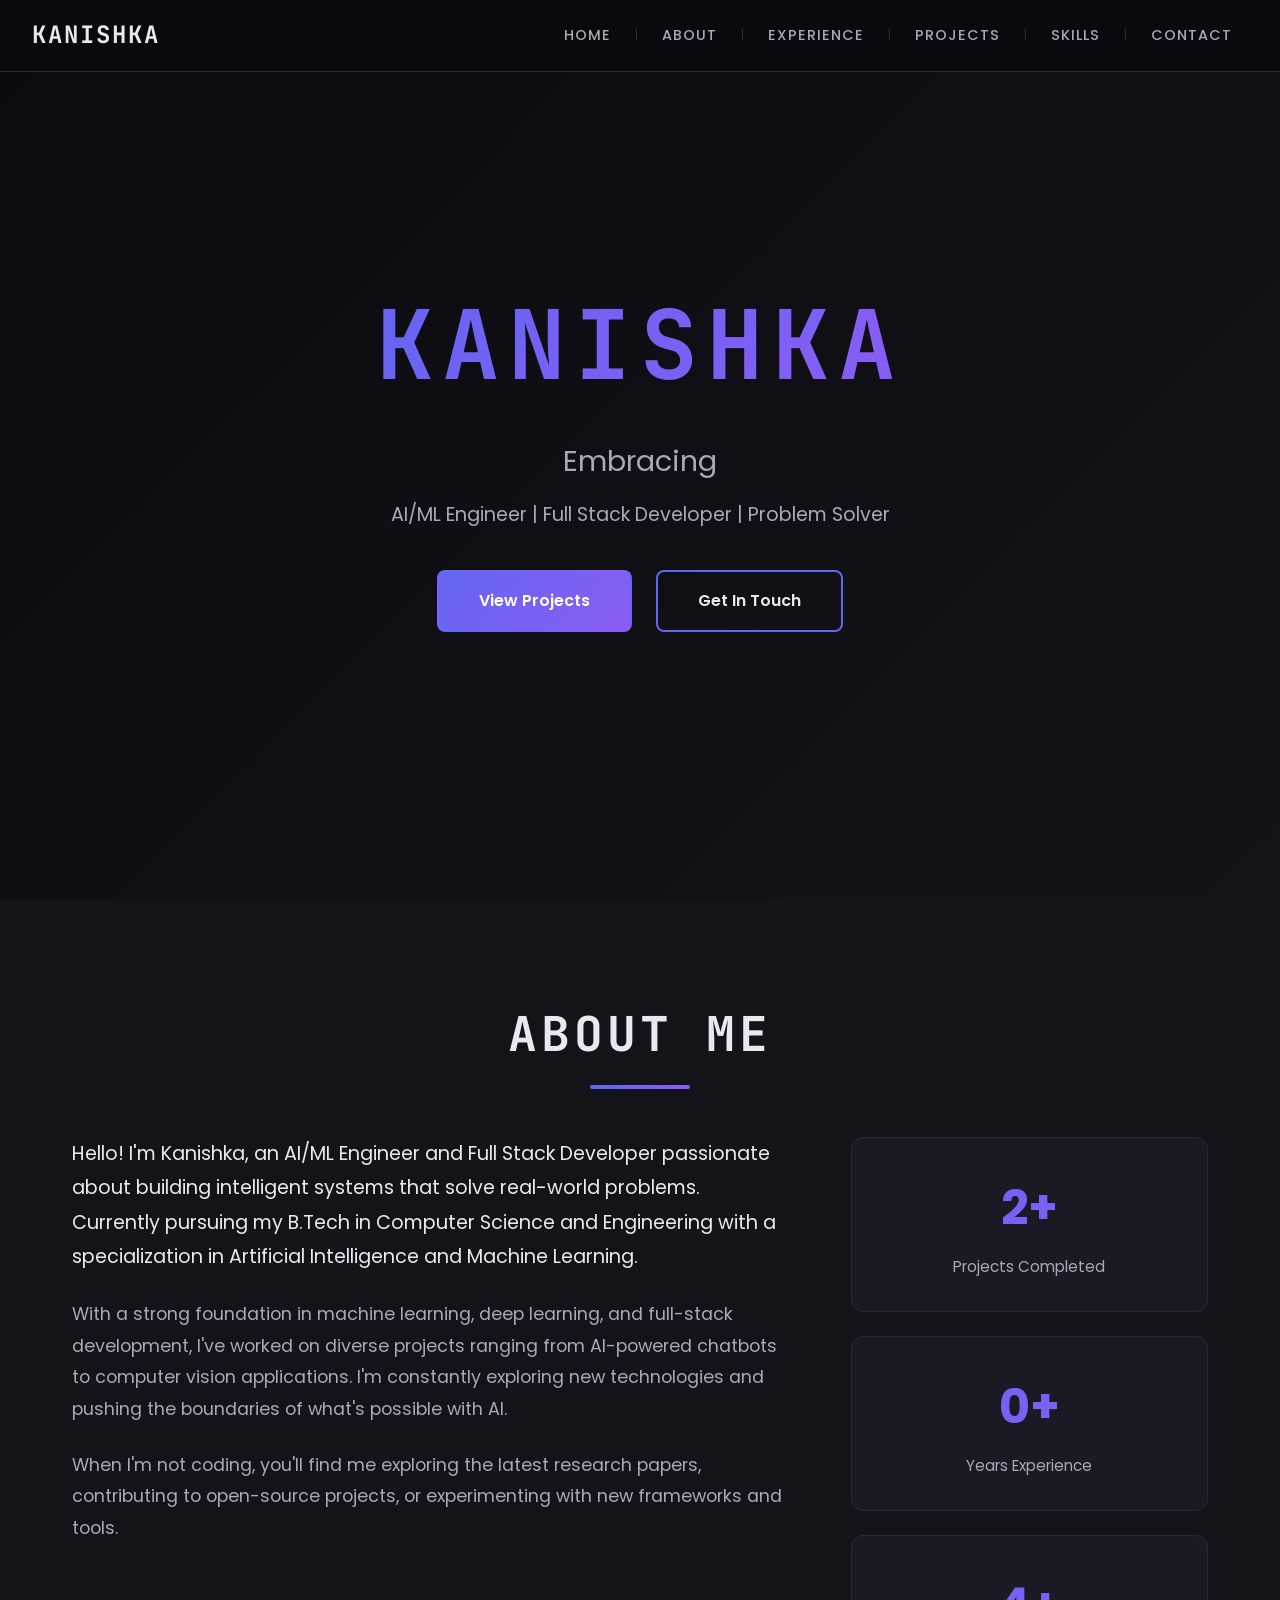
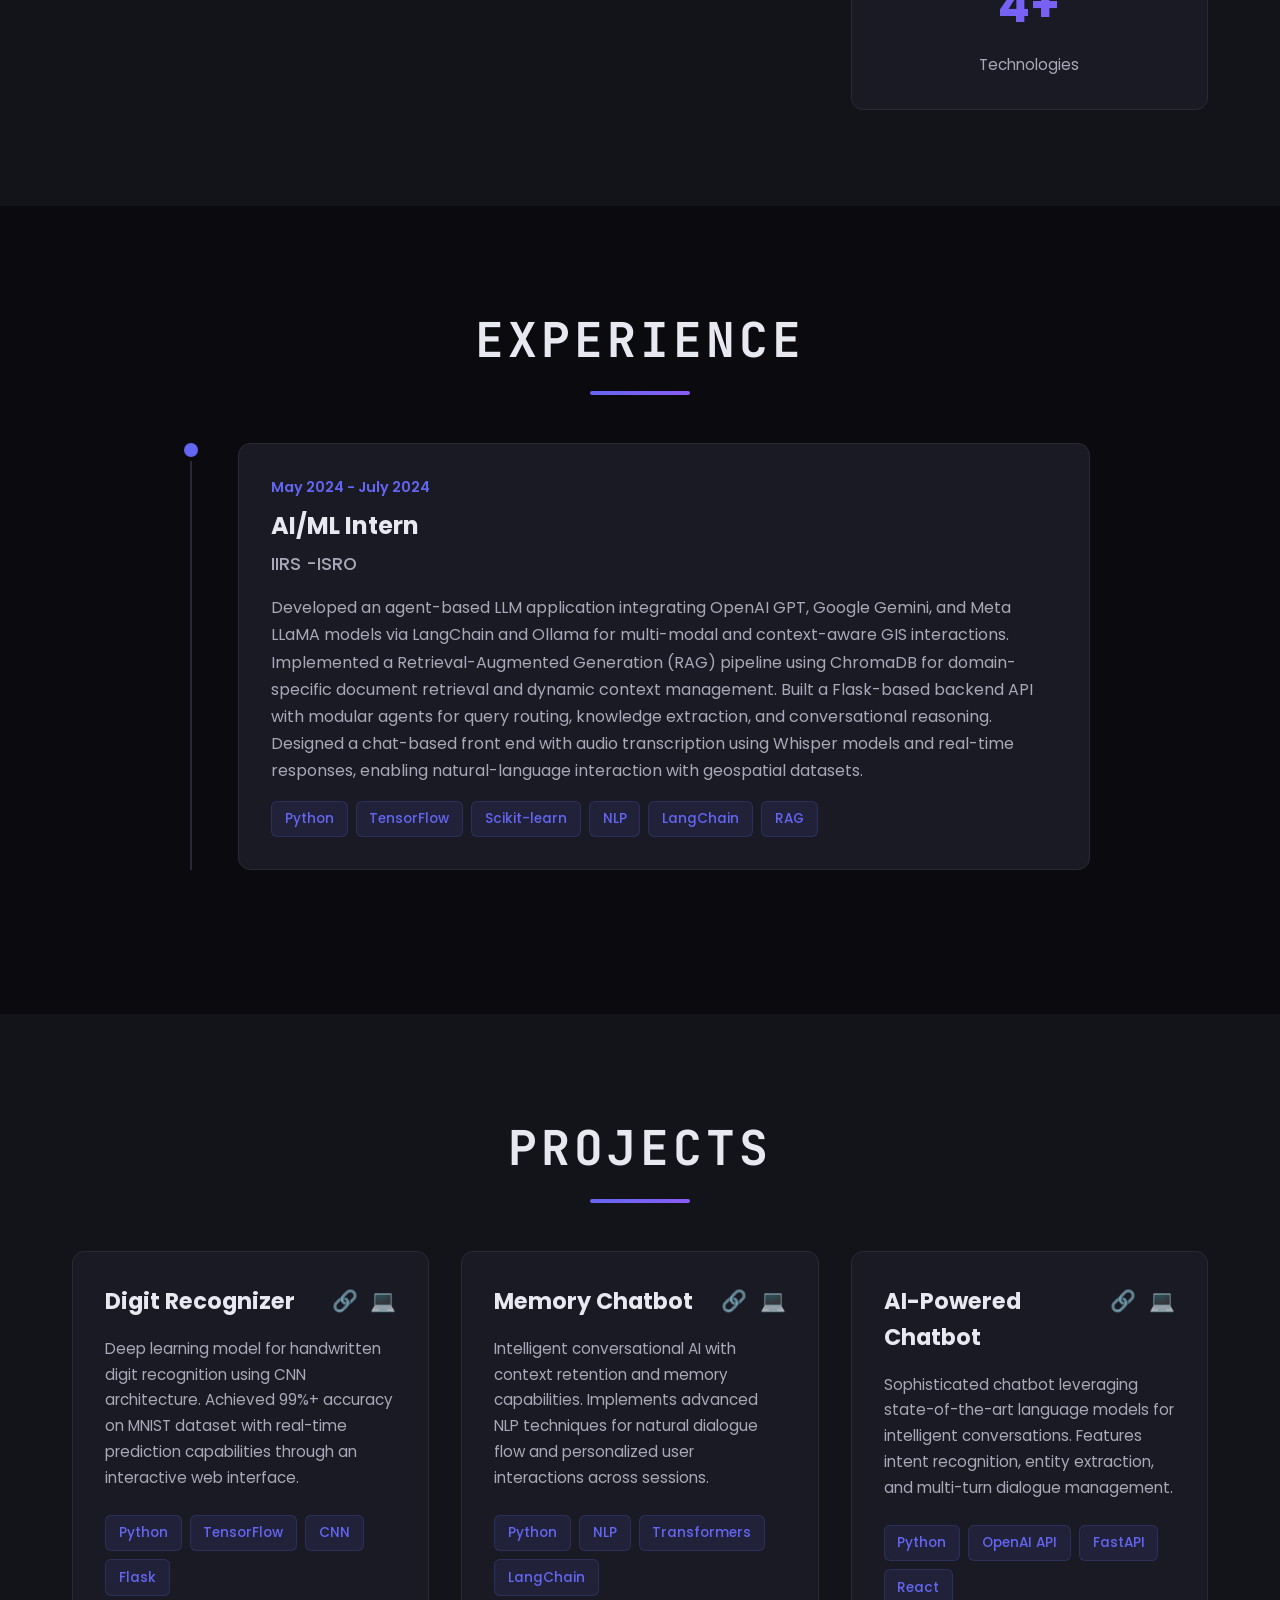
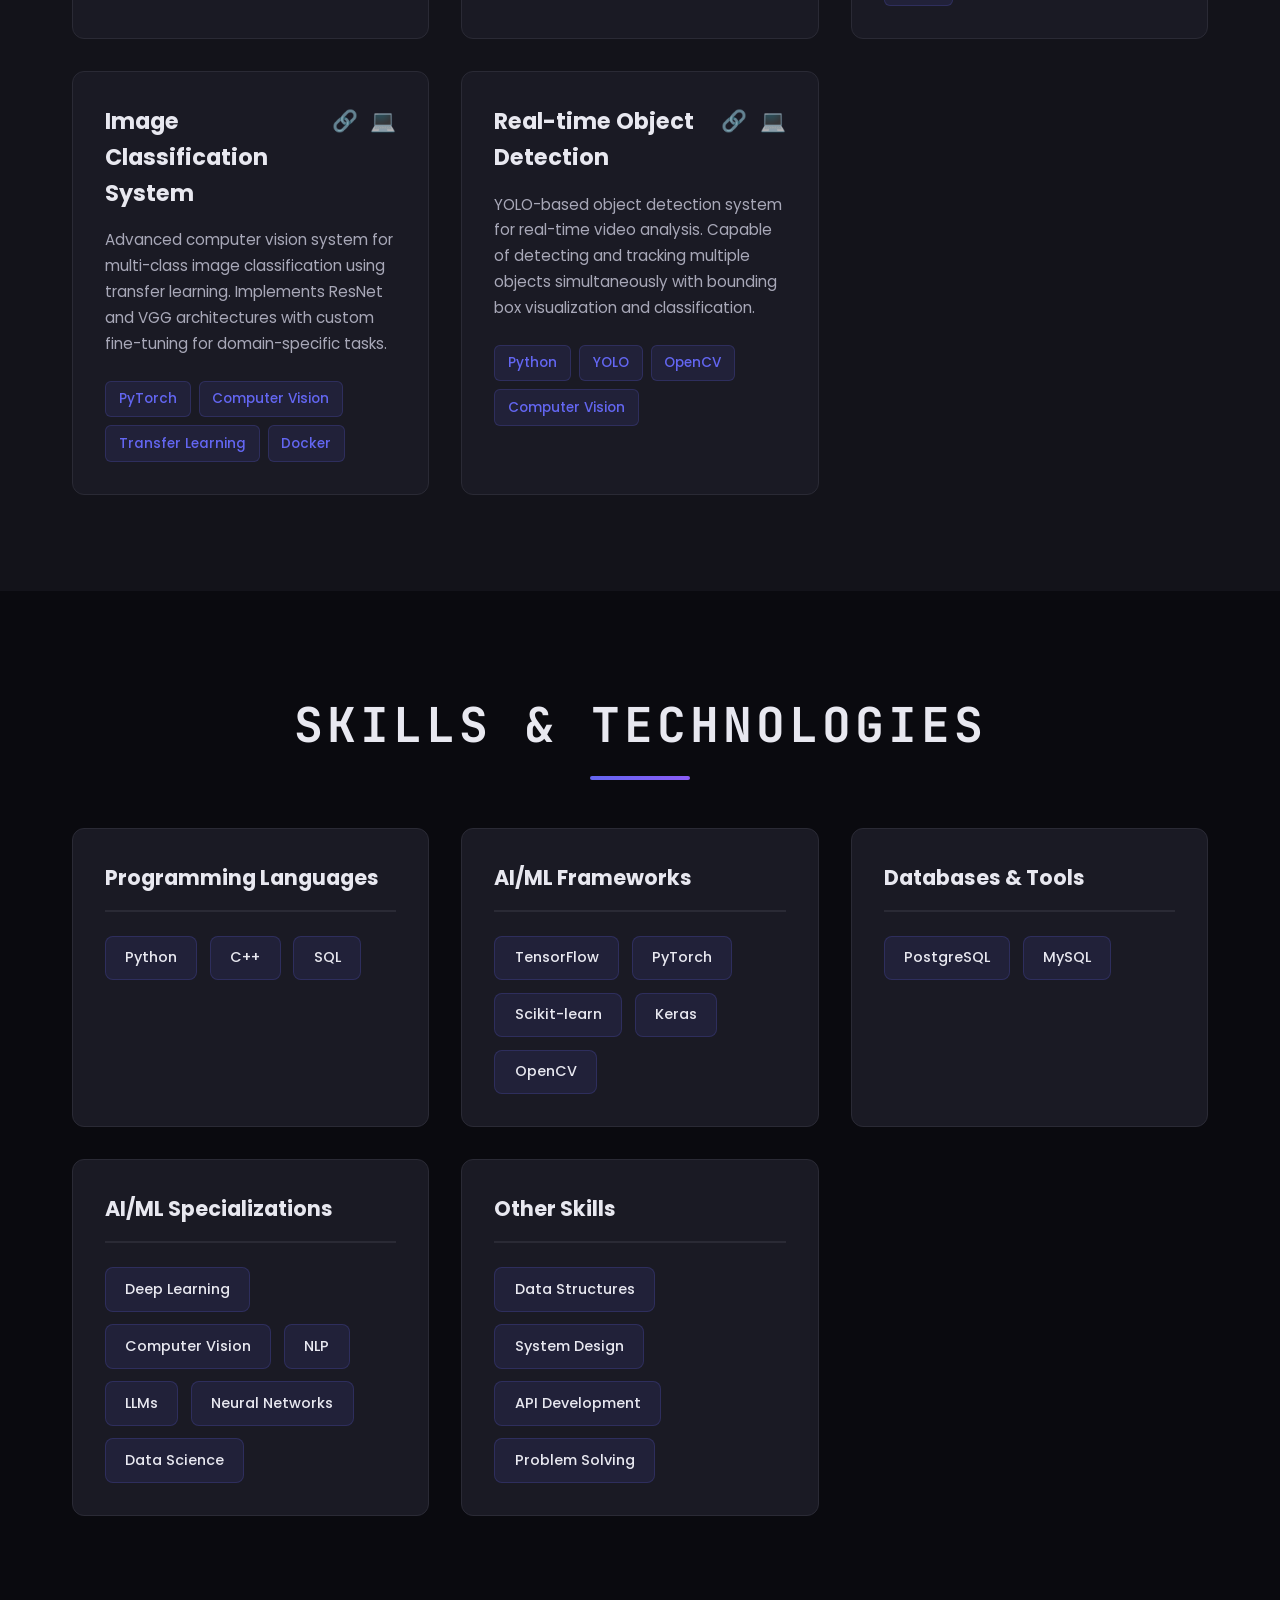
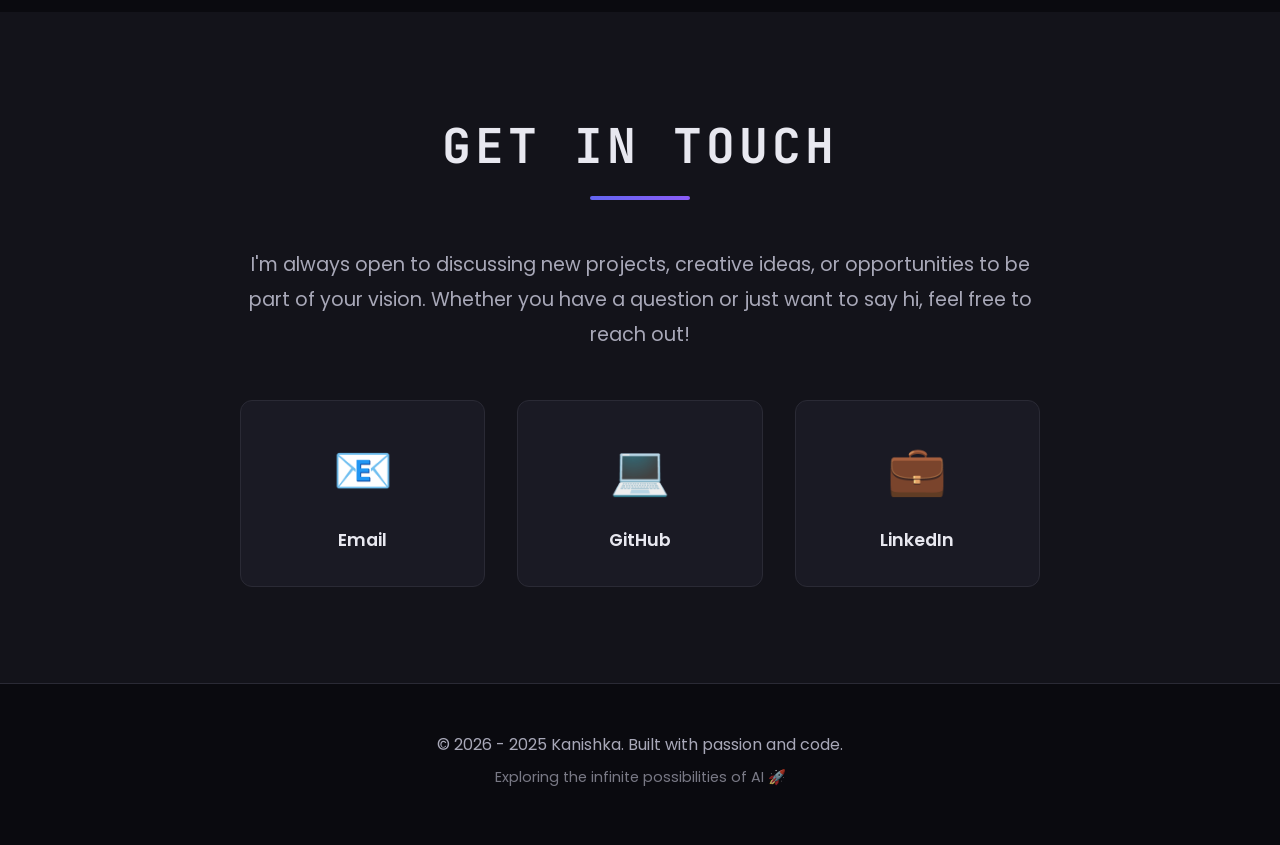
<file: index.html>
<!DOCTYPE html>
<html lang="en">
<head>
    <meta charset="UTF-8">
    <meta name="viewport" content="width=device-width, initial-scale=1.0">
    <meta name="description" content="Kanishka - AI/ML Engineer & Full Stack Developer Portfolio">
    <meta name="author" content="Kanishka">
    <title>Kanishka | AI/ML Engineer</title>
    <link rel="stylesheet" href="portfolio.css">
    <link rel="preconnect" href="https://fonts.googleapis.com">
    <link rel="preconnect" href="https://fonts.gstatic.com" crossorigin>
    <link href="https://fonts.googleapis.com/css2?family=Poppins:wght@300;400;500;600;700;800&family=JetBrains+Mono:wght@400;500;600;700&display=swap" rel="stylesheet">
</head>
<body>
    <!-- Navigation -->
    <nav class="navbar" id="navbar">
        <div class="nav-container">
            <div class="nav-logo">
                <a href="#home">KANISHKA</a>
            </div>
            <div class="nav-menu" id="navMenu">
                <a href="#home" class="nav-link">HOME</a>
                <span class="nav-separator">|</span>
                <a href="#about" class="nav-link">ABOUT</a>
                <span class="nav-separator">|</span>
                <a href="#experience" class="nav-link">EXPERIENCE</a>
                <span class="nav-separator">|</span>
                <a href="#projects" class="nav-link">PROJECTS</a>
                <span class="nav-separator">|</span>
                <a href="#skills" class="nav-link">SKILLS</a>
                <span class="nav-separator">|</span>
                <a href="#contact" class="nav-link">CONTACT</a>
            </div>
            <div class="nav-toggle" id="navToggle">
                <span></span>
                <span></span>
                <span></span>
            </div>
        </div>
    </nav>

    <!-- Hero Section -->
    <section id="home" class="hero">
        <div class="hero-content">
            <h1 class="hero-title">KANISHKA</h1>
            <p class="hero-subtitle">Embracing the cosmos of AI & Innovation 🌌</p>
            <p class="hero-description">AI/ML Engineer | Full Stack Developer | Problem Solver</p>
            <div class="hero-cta">
                <a href="#projects" class="btn btn-primary">View Projects</a>
                <a href="#contact" class="btn btn-secondary">Get In Touch</a>
            </div>
        </div>
    </section>

    <!-- About Section -->
    <section id="about" class="about">
        <div class="container">
            <h2 class="section-title">ABOUT ME</h2>
            <div class="about-content">
                <div class="about-text">
                    <p class="about-intro">
                        Hello! I'm Kanishka, an AI/ML Engineer and Full Stack Developer passionate about building intelligent systems 
                        that solve real-world problems. Currently pursuing my B.Tech in Computer Science and Engineering with a 
                        specialization in Artificial Intelligence and Machine Learning.
                    </p>
                    <p>
                        With a strong foundation in machine learning, deep learning, and full-stack development, I've worked on 
                        diverse projects ranging from AI-powered chatbots to computer vision applications. I'm constantly exploring 
                        new technologies and pushing the boundaries of what's possible with AI.
                    </p>
                    <p>
                        When I'm not coding, you'll find me exploring the latest research papers, contributing to open-source 
                        projects, or experimenting with new frameworks and tools.
                    </p>
                </div>
                <div class="about-stats">
                    <div class="stat-card">
                        <h3>6+</h3>
                        <p>Projects Completed</p>
                    </div>
                    <div class="stat-card">
                        <h3>0</h3>
                        <p>Years Experience</p>
                    </div>
                    <div class="stat-card">
                        <h3>10+</h3>
                        <p>Technologies</p>
                    </div>
                </div>
            </div>
        </div>
    </section>

    <!-- Experience Section -->
    <section id="experience" class="experience">
        <div class="container">
            <h2 class="section-title">EXPERIENCE</h2>
            <div class="timeline">
                <div class="timeline-item">
                    <div class="timeline-dot"></div>
                    <div class="timeline-content">
                        <div class="timeline-date">May 2024 - July 2024</div>
                        <h3>AI/ML Intern</h3>
                        <h4>IIRS -ISRO</h4>
                        <p>
                            Developed an agent-based LLM application integrating OpenAI GPT, Google Gemini, and Meta LLaMA models via LangChain and Ollama for multi-modal and context-aware GIS interactions.
                            Implemented a Retrieval-Augmented Generation (RAG) pipeline using ChromaDB for domain-specific document retrieval and dynamic context management. 
                            Built a Flask-based backend API with modular agents for query routing, knowledge extraction, and conversational reasoning.
                            Designed a chat-based front end with audio transcription using Whisper models and real-time responses, enabling natural-language interaction with geospatial datasets.
                        </p>
                        <div class="timeline-tags">
                            <span class="tag">Python</span>
                            <span class="tag">TensorFlow</span>
                            <span class="tag">Scikit-learn</span>
                            <span class="tag">NLP</span>
                            <span class="tag">LangChain</span>
                            <span class="tag">RAG</span>
                        </div>
                    </div>
                </div>
            </div>
        </div>
    </section>

    <!-- Projects Section -->
    <section id="projects" class="projects">
        <div class="container">
            <h2 class="section-title">PROJECTS</h2>
            <div class="projects-grid">
                <!-- Project 1: Digit Recognizer -->
                <div class="project-card">
                    <div class="project-header">
                        <h3>Digit Recognizer</h3>
                        <div class="project-links">
                            <a href="#" class="project-link" title="View Demo">🔗</a>
                            <a href="#" class="project-link" title="View Code">💻</a>
                        </div>
                    </div>
                    <p class="project-description">
                        Deep learning model for handwritten digit recognition using CNN architecture. Achieved 99%+ accuracy 
                        on MNIST dataset with real-time prediction capabilities through an interactive web interface.
                    </p>
                    <div class="project-tags">
                        <span class="tag">Python</span>
                        <span class="tag">TensorFlow</span>
                        <span class="tag">CNN</span>
                        <span class="tag">Flask</span>
                    </div>
                </div>

                <!-- Project 2: Memory Chatbot -->
                <div class="project-card">
                    <div class="project-header">
                        <h3>Memory Chatbot</h3>
                        <div class="project-links">
                            <a href="#" class="project-link" title="View Demo">🔗</a>
                            <a href="#" class="project-link" title="View Code">💻</a>
                        </div>
                    </div>
                    <p class="project-description">
                        Intelligent conversational AI with context retention and memory capabilities. Implements advanced NLP 
                        techniques for natural dialogue flow and personalized user interactions across sessions.
                    </p>
                    <div class="project-tags">
                        <span class="tag">Python</span>
                        <span class="tag">NLP</span>
                        <span class="tag">Transformers</span>
                        <span class="tag">LangChain</span>
                    </div>
                </div>

                <!-- Project 3: AI Chatbot -->
                <div class="project-card">
                    <div class="project-header">
                        <h3>AI-Powered Chatbot</h3>
                        <div class="project-links">
                            <a href="#" class="project-link" title="View Demo">🔗</a>
                            <a href="#" class="project-link" title="View Code">💻</a>
                        </div>
                    </div>
                    <p class="project-description">
                        Sophisticated chatbot leveraging state-of-the-art language models for intelligent conversations. 
                        Features intent recognition, entity extraction, and multi-turn dialogue management.
                    </p>
                    <div class="project-tags">
                        <span class="tag">Python</span>
                        <span class="tag">OpenAI API</span>
                        <span class="tag">FastAPI</span>
                        <span class="tag">React</span>
                    </div>
                </div>

                <!-- Project 4: Image Classification -->
                <div class="project-card">
                    <div class="project-header">
                        <h3>Image Classification System</h3>
                        <div class="project-links">
                            <a href="#" class="project-link" title="View Demo">🔗</a>
                            <a href="#" class="project-link" title="View Code">💻</a>
                        </div>
                    </div>
                    <p class="project-description">
                        Advanced computer vision system for multi-class image classification using transfer learning. 
                        Implements ResNet and VGG architectures with custom fine-tuning for domain-specific tasks.
                    </p>
                    <div class="project-tags">
                        <span class="tag">PyTorch</span>
                        <span class="tag">Computer Vision</span>
                        <span class="tag">Transfer Learning</span>
                        <span class="tag">Docker</span>
                    </div>
                </div>

                <!-- Project 5: Object Detection -->
                <div class="project-card">
                    <div class="project-header">
                        <h3>Real-time Object Detection</h3>
                        <div class="project-links">
                            <a href="#" class="project-link" title="View Demo">🔗</a>
                            <a href="#" class="project-link" title="View Code">💻</a>
                        </div>
                    </div>
                    <p class="project-description">
                        YOLO-based object detection system for real-time video analysis. Capable of detecting and tracking 
                        multiple objects simultaneously with bounding box visualization and classification.
                    </p>
                    <div class="project-tags">
                        <span class="tag">Python</span>
                        <span class="tag">YOLO</span>
                        <span class="tag">OpenCV</span>
                        <span class="tag">Computer Vision</span>
                    </div>
                </div>
            </div>
        </div>
    </section>

    <!-- Skills Section -->
    <section id="skills" class="skills">
        <div class="container">
            <h2 class="section-title">SKILLS & TECHNOLOGIES</h2>
            <div class="skills-grid">
                <div class="skill-category">
                    <h3>Programming Languages</h3>
                    <div class="skill-items">
                        <span class="skill-item">Python</span>
                        <span class="skill-item">C++</span>
                        <span class="skill-item">SQL</span>
                    </div>
                </div>
                <div class="skill-category">
                    <h3>AI/ML Frameworks</h3>
                    <div class="skill-items">
                        <span class="skill-item">TensorFlow</span>
                        <span class="skill-item">PyTorch</span>
                        <span class="skill-item">Scikit-learn</span>
                        <span class="skill-item">Keras</span>
                        <span class="skill-item">OpenCV</span>
                    </div>
                </div>
                <div class="skill-category">
                    <h3>Databases & Tools</h3>
                    <div class="skill-items">
                        <span class="skill-item">PostgreSQL</span>
                        <span class="skill-item">MySQL</span>
                    </div>
                </div>
                <div class="skill-category">
                    <h3>AI/ML Specializations</h3>
                    <div class="skill-items">
                        <span class="skill-item">Deep Learning</span>
                        <span class="skill-item">Computer Vision</span>
                        <span class="skill-item">NLP</span>
                        <span class="skill-item">LLMs</span>
                        <span class="skill-item">Neural Networks</span>
                        <span class="skill-item">Data Science</span>
                    </div>
                </div>
                <div class="skill-category">
                    <h3>Other Skills</h3>
                    <div class="skill-items">
                        <span class="skill-item">Data Structures</span>
                        <span class="skill-item">System Design</span>
                        <span class="skill-item">API Development</span>
                        <span class="skill-item">Problem Solving</span>
                    </div>
                </div>
            </div>
        </div>
    </section>

    <!-- Contact Section -->
    <section id="contact" class="contact">
        <div class="container">
            <h2 class="section-title">GET IN TOUCH</h2>
            <div class="contact-content">
                <div class="contact-text">
                    <p>
                        I'm always open to discussing new projects, creative ideas, or opportunities to be part of your vision. 
                        Whether you have a question or just want to say hi, feel free to reach out!
                    </p>
                </div>
                <div class="contact-methods">
                    <a href="mailto:kanishkajoshi1904@gmail.com" class="contact-method">
                        <span class="contact-icon">📧</span>
                        <span class="contact-label">Email</span>
                    </a>
                    <a href="https://github.com/Kanishka1906" target="_blank" class="contact-method">
                        <span class="contact-icon">💻</span>
                        <span class="contact-label">GitHub</span>
                    </a>
                    <a href="https://www.linkedin.com/in/kanishka-joshi-7a825a330/" target="_blank" class="contact-method">
                        <span class="contact-icon">💼</span>
                        <span class="contact-label">LinkedIn</span>
                    </a>
        
                </div>
            </div>
        </div>
    </section>

    <!-- Footer -->
    <footer class="footer">
        <div class="container">
            <p>&copy; 2024 - 2025 Kanishka. Built with passion and code.</p>
            <p class="footer-tagline">Exploring the infinite possibilities of AI 🚀</p>
        </div>
    </footer>

    <script src="script.js"></script>
</body>
</html>
</file>
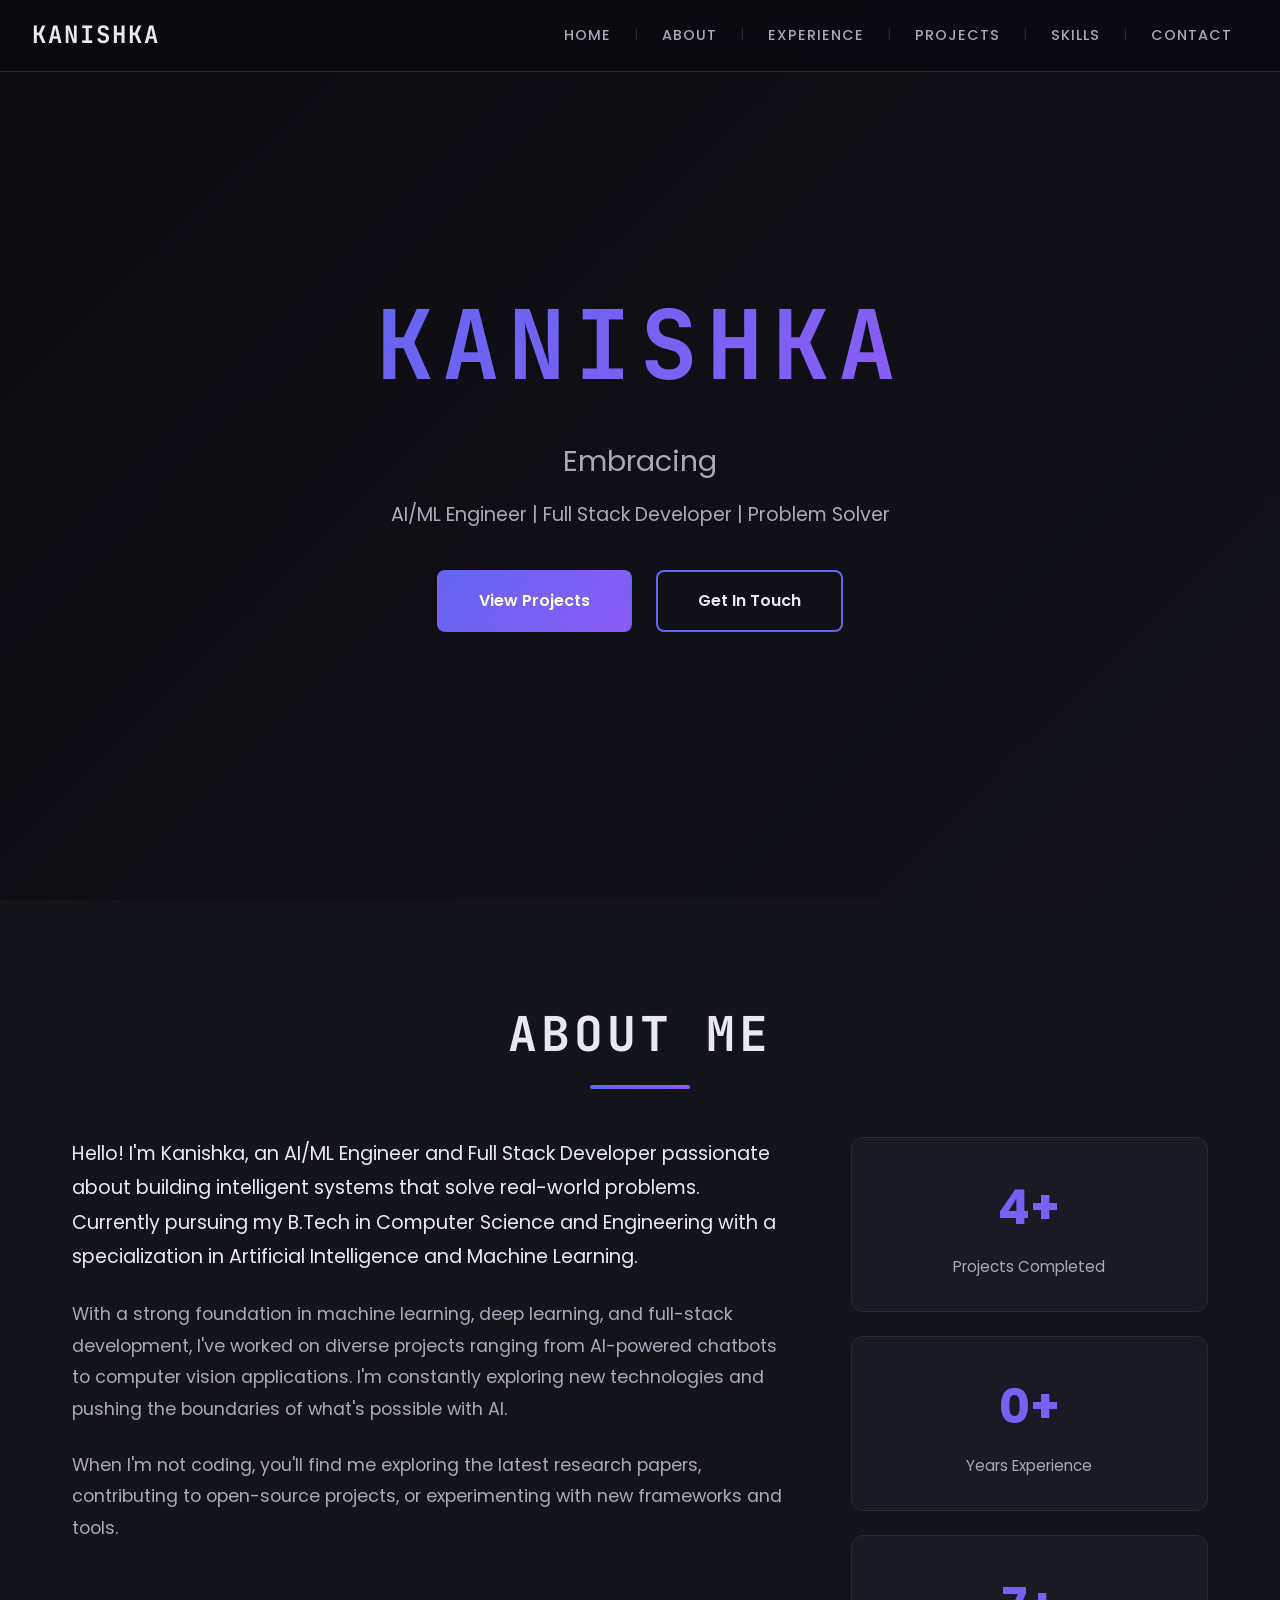
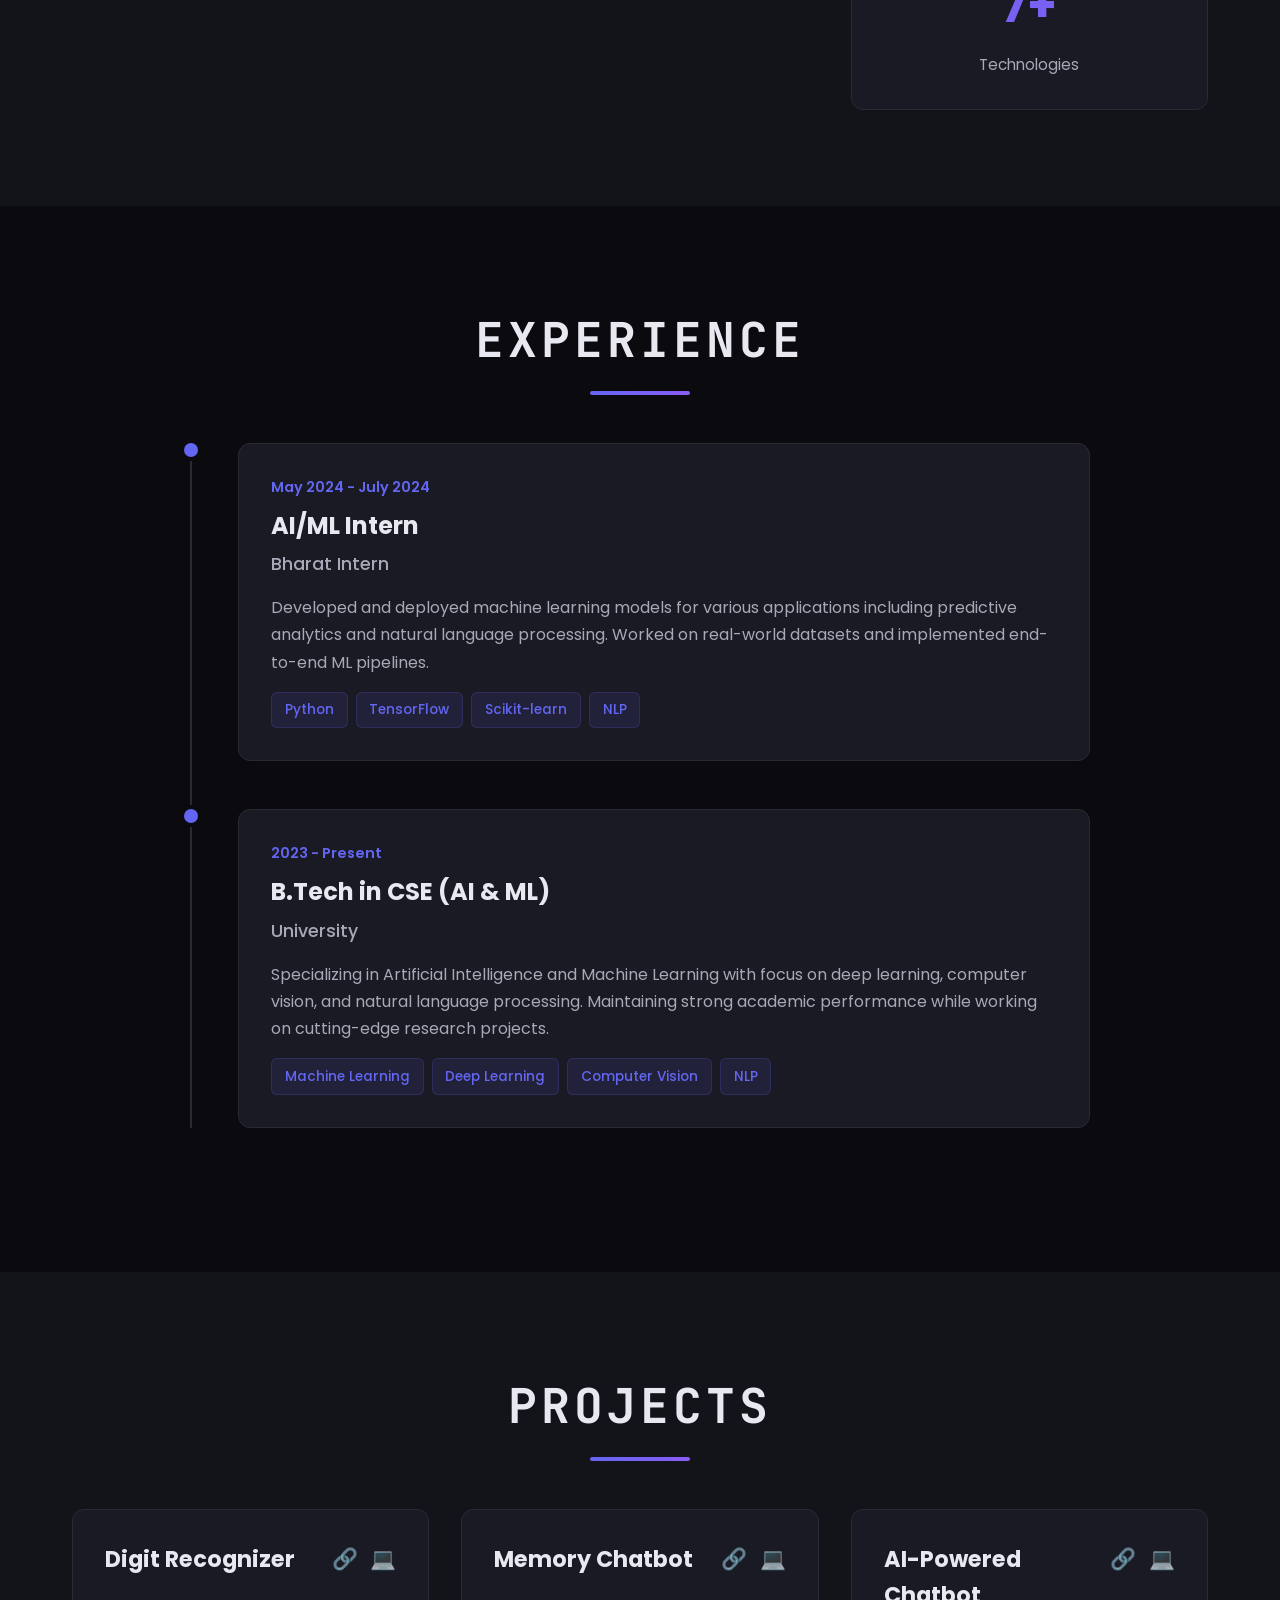
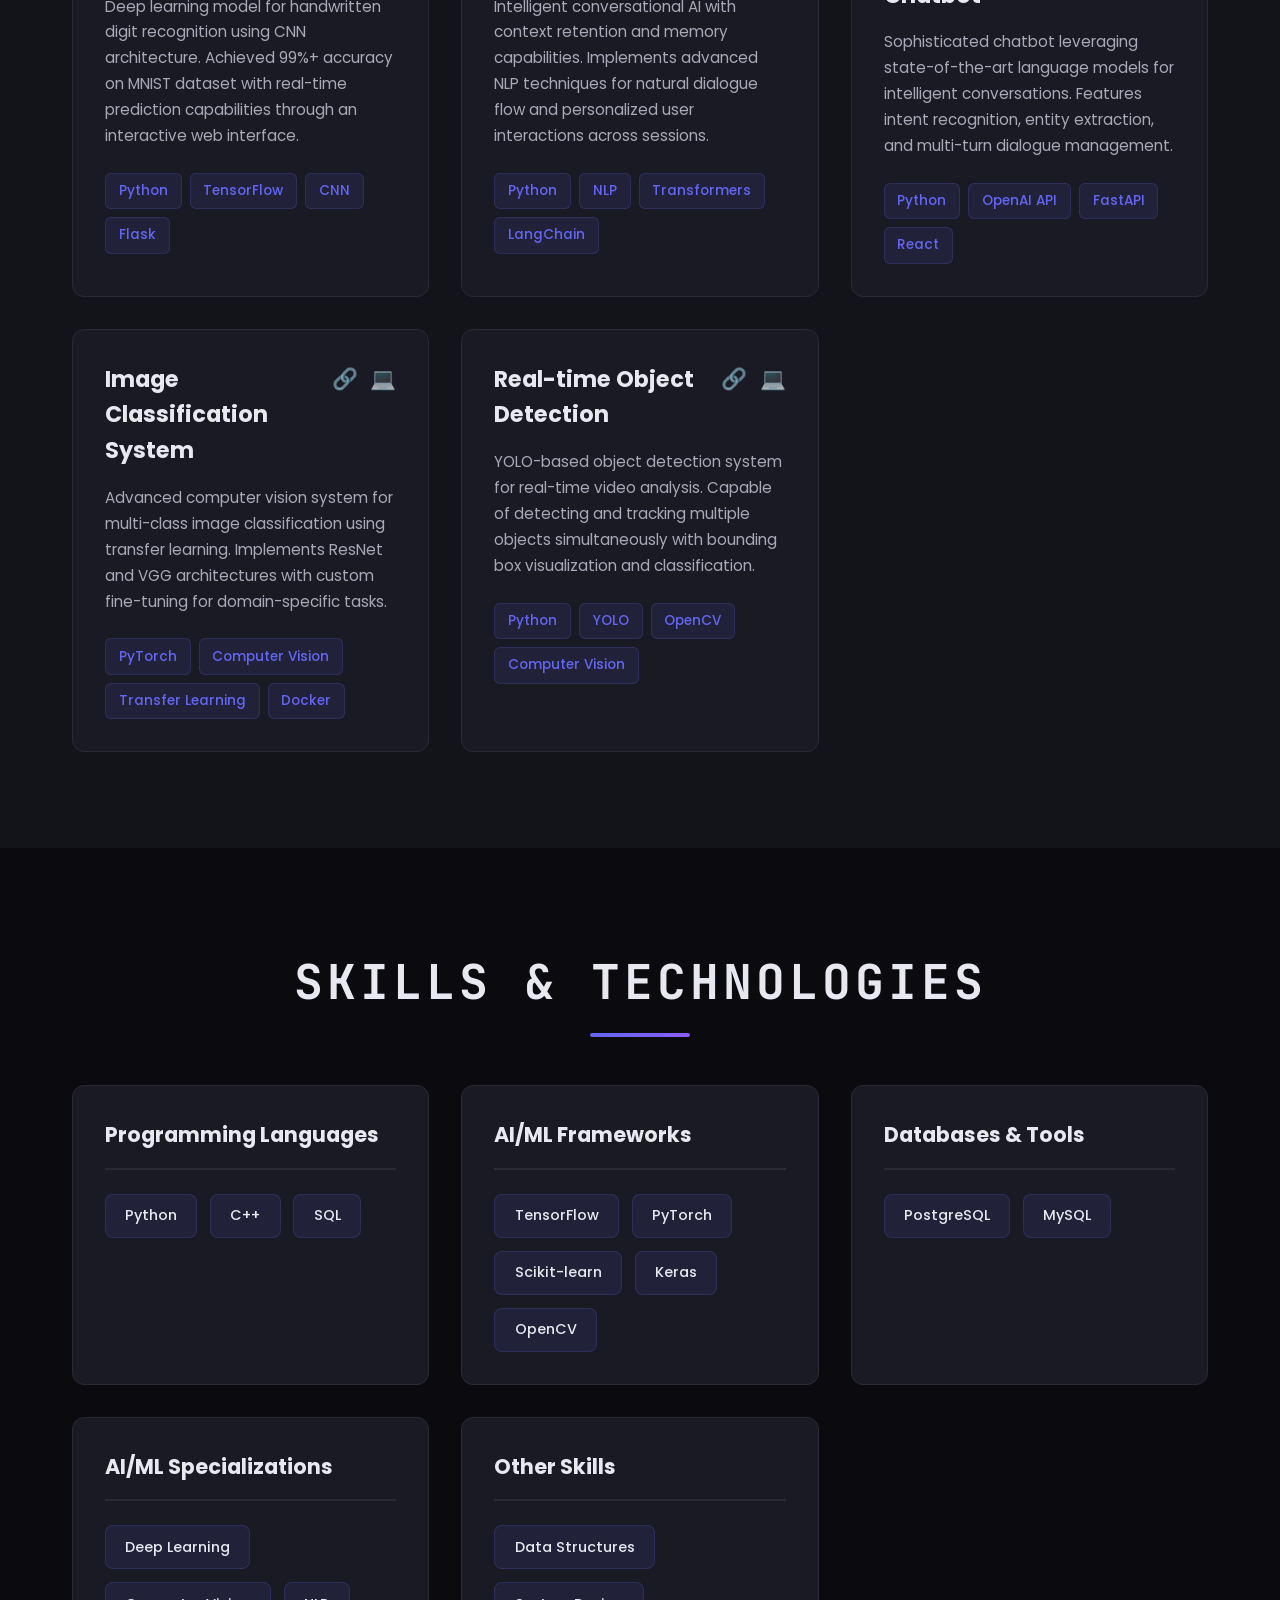
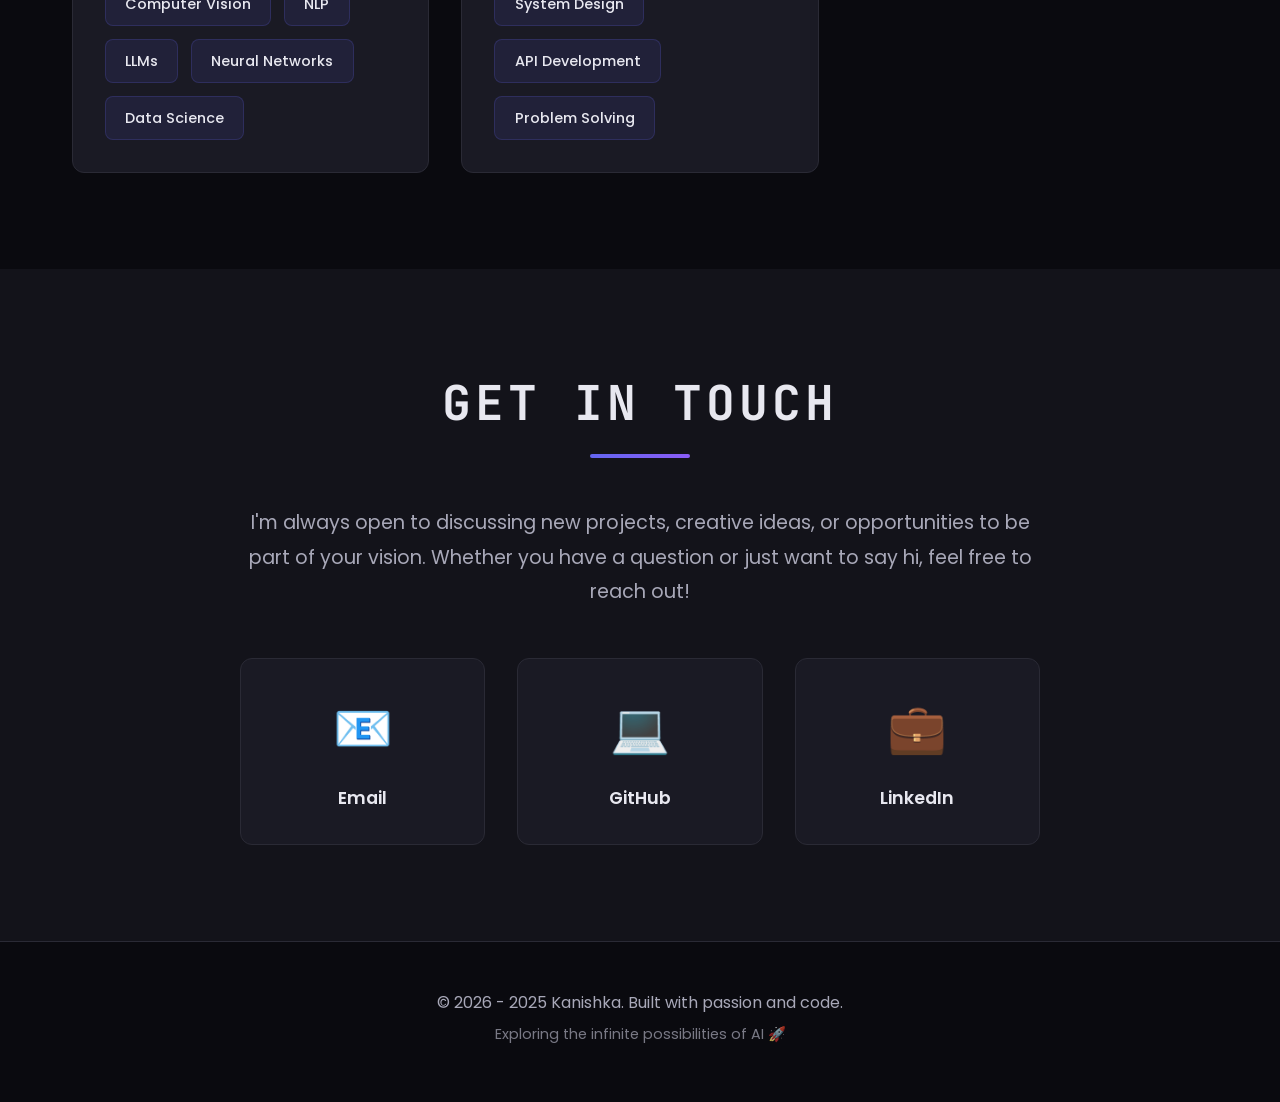
<file: Portfolio.html>
<!DOCTYPE html>
<html lang="en">
<head>
    <meta charset="UTF-8">
    <meta name="viewport" content="width=device-width, initial-scale=1.0">
    <meta name="description" content="Kanishka - AI/ML Engineer & Full Stack Developer Portfolio">
    <meta name="author" content="Kanishka">
    <title>Kanishka | AI/ML Engineer</title>
    <link rel="stylesheet" href="portfolio.css">
    <link rel="preconnect" href="https://fonts.googleapis.com">
    <link rel="preconnect" href="https://fonts.gstatic.com" crossorigin>
    <link href="https://fonts.googleapis.com/css2?family=Poppins:wght@300;400;500;600;700;800&family=JetBrains+Mono:wght@400;500;600;700&display=swap" rel="stylesheet">
</head>
<body>
    <!-- Navigation -->
    <nav class="navbar" id="navbar">
        <div class="nav-container">
            <div class="nav-logo">
                <a href="#home">KANISHKA</a>
            </div>
            <div class="nav-menu" id="navMenu">
                <a href="#home" class="nav-link">HOME</a>
                <span class="nav-separator">|</span>
                <a href="#about" class="nav-link">ABOUT</a>
                <span class="nav-separator">|</span>
                <a href="#experience" class="nav-link">EXPERIENCE</a>
                <span class="nav-separator">|</span>
                <a href="#projects" class="nav-link">PROJECTS</a>
                <span class="nav-separator">|</span>
                <a href="#skills" class="nav-link">SKILLS</a>
                <span class="nav-separator">|</span>
                <a href="#contact" class="nav-link">CONTACT</a>
            </div>
            <div class="nav-toggle" id="navToggle">
                <span></span>
                <span></span>
                <span></span>
            </div>
        </div>
    </nav>

    <!-- Hero Section -->
    <section id="home" class="hero">
        <div class="hero-content">
            <h1 class="hero-title">KANISHKA</h1>
            <p class="hero-subtitle">Embracing the cosmos of AI & Innovation 🌌</p>
            <p class="hero-description">AI/ML Engineer | Full Stack Developer | Problem Solver</p>
            <div class="hero-cta">
                <a href="#projects" class="btn btn-primary">View Projects</a>
                <a href="#contact" class="btn btn-secondary">Get In Touch</a>
            </div>
        </div>
    </section>

    <!-- About Section -->
    <section id="about" class="about">
        <div class="container">
            <h2 class="section-title">ABOUT ME</h2>
            <div class="about-content">
                <div class="about-text">
                    <p class="about-intro">
                        Hello! I'm Kanishka, an AI/ML Engineer and Full Stack Developer passionate about building intelligent systems 
                        that solve real-world problems. Currently pursuing my B.Tech in Computer Science and Engineering with a 
                        specialization in Artificial Intelligence and Machine Learning.
                    </p>
                    <p>
                        With a strong foundation in machine learning, deep learning, and full-stack development, I've worked on 
                        diverse projects ranging from AI-powered chatbots to computer vision applications. I'm constantly exploring 
                        new technologies and pushing the boundaries of what's possible with AI.
                    </p>
                    <p>
                        When I'm not coding, you'll find me exploring the latest research papers, contributing to open-source 
                        projects, or experimenting with new frameworks and tools.
                    </p>
                </div>
                <div class="about-stats">
                    <div class="stat-card">
                        <h3>10+</h3>
                        <p>Projects Completed</p>
                    </div>
                    <div class="stat-card">
                        <h3>2+</h3>
                        <p>Years Experience</p>
                    </div>
                    <div class="stat-card">
                        <h3>15+</h3>
                        <p>Technologies</p>
                    </div>
                </div>
            </div>
        </div>
    </section>

    <!-- Experience Section -->
    <section id="experience" class="experience">
        <div class="container">
            <h2 class="section-title">EXPERIENCE</h2>
            <div class="timeline">
                <div class="timeline-item">
                    <div class="timeline-dot"></div>
                    <div class="timeline-content">
                        <div class="timeline-date">May 2024 - July 2024</div>
                        <h3>AI/ML Intern</h3>
                        <h4>Bharat Intern</h4>
                        <p>
                            Developed and deployed machine learning models for various applications including predictive analytics 
                            and natural language processing. Worked on real-world datasets and implemented end-to-end ML pipelines.
                        </p>
                        <div class="timeline-tags">
                            <span class="tag">Python</span>
                            <span class="tag">TensorFlow</span>
                            <span class="tag">Scikit-learn</span>
                            <span class="tag">NLP</span>
                        </div>
                    </div>
                </div>
                <div class="timeline-item">
                    <div class="timeline-dot"></div>
                    <div class="timeline-content">
                        <div class="timeline-date">2023 - Present</div>
                        <h3>B.Tech in CSE (AI & ML)</h3>
                        <h4>University</h4>
                        <p>
                            Specializing in Artificial Intelligence and Machine Learning with focus on deep learning, 
                            computer vision, and natural language processing. Maintaining strong academic performance while 
                            working on cutting-edge research projects.
                        </p>
                        <div class="timeline-tags">
                            <span class="tag">Machine Learning</span>
                            <span class="tag">Deep Learning</span>
                            <span class="tag">Computer Vision</span>
                            <span class="tag">NLP</span>
                        </div>
                    </div>
                </div>
            </div>
        </div>
    </section>

    <!-- Projects Section -->
    <section id="projects" class="projects">
        <div class="container">
            <h2 class="section-title">PROJECTS</h2>
            <div class="projects-grid">
                <!-- Project 1: Digit Recognizer -->
                <div class="project-card">
                    <div class="project-header">
                        <h3>Digit Recognizer</h3>
                        <div class="project-links">
                            <a href="#" class="project-link" title="View Demo">🔗</a>
                            <a href="#" class="project-link" title="View Code">💻</a>
                        </div>
                    </div>
                    <p class="project-description">
                        Deep learning model for handwritten digit recognition using CNN architecture. Achieved 99%+ accuracy 
                        on MNIST dataset with real-time prediction capabilities through an interactive web interface.
                    </p>
                    <div class="project-tags">
                        <span class="tag">Python</span>
                        <span class="tag">TensorFlow</span>
                        <span class="tag">CNN</span>
                        <span class="tag">Flask</span>
                    </div>
                </div>

                <!-- Project 2: Memory Chatbot -->
                <div class="project-card">
                    <div class="project-header">
                        <h3>Memory Chatbot</h3>
                        <div class="project-links">
                            <a href="#" class="project-link" title="View Demo">🔗</a>
                            <a href="#" class="project-link" title="View Code">💻</a>
                        </div>
                    </div>
                    <p class="project-description">
                        Intelligent conversational AI with context retention and memory capabilities. Implements advanced NLP 
                        techniques for natural dialogue flow and personalized user interactions across sessions.
                    </p>
                    <div class="project-tags">
                        <span class="tag">Python</span>
                        <span class="tag">NLP</span>
                        <span class="tag">Transformers</span>
                        <span class="tag">LangChain</span>
                    </div>
                </div>

                <!-- Project 3: AI Chatbot -->
                <div class="project-card">
                    <div class="project-header">
                        <h3>AI-Powered Chatbot</h3>
                        <div class="project-links">
                            <a href="#" class="project-link" title="View Demo">🔗</a>
                            <a href="#" class="project-link" title="View Code">💻</a>
                        </div>
                    </div>
                    <p class="project-description">
                        Sophisticated chatbot leveraging state-of-the-art language models for intelligent conversations. 
                        Features intent recognition, entity extraction, and multi-turn dialogue management.
                    </p>
                    <div class="project-tags">
                        <span class="tag">Python</span>
                        <span class="tag">OpenAI API</span>
                        <span class="tag">FastAPI</span>
                        <span class="tag">React</span>
                    </div>
                </div>

                <!-- Project 4: Image Classification -->
                <div class="project-card">
                    <div class="project-header">
                        <h3>Image Classification System</h3>
                        <div class="project-links">
                            <a href="#" class="project-link" title="View Demo">🔗</a>
                            <a href="#" class="project-link" title="View Code">💻</a>
                        </div>
                    </div>
                    <p class="project-description">
                        Advanced computer vision system for multi-class image classification using transfer learning. 
                        Implements ResNet and VGG architectures with custom fine-tuning for domain-specific tasks.
                    </p>
                    <div class="project-tags">
                        <span class="tag">PyTorch</span>
                        <span class="tag">Computer Vision</span>
                        <span class="tag">Transfer Learning</span>
                        <span class="tag">Docker</span>
                    </div>
                </div>

                <!-- Project 5: Object Detection -->
                <div class="project-card">
                    <div class="project-header">
                        <h3>Real-time Object Detection</h3>
                        <div class="project-links">
                            <a href="#" class="project-link" title="View Demo">🔗</a>
                            <a href="#" class="project-link" title="View Code">💻</a>
                        </div>
                    </div>
                    <p class="project-description">
                        YOLO-based object detection system for real-time video analysis. Capable of detecting and tracking 
                        multiple objects simultaneously with bounding box visualization and classification.
                    </p>
                    <div class="project-tags">
                        <span class="tag">Python</span>
                        <span class="tag">YOLO</span>
                        <span class="tag">OpenCV</span>
                        <span class="tag">Computer Vision</span>
                    </div>
                </div>
            </div>
        </div>
    </section>

    <!-- Skills Section -->
    <section id="skills" class="skills">
        <div class="container">
            <h2 class="section-title">SKILLS & TECHNOLOGIES</h2>
            <div class="skills-grid">
                <div class="skill-category">
                    <h3>Programming Languages</h3>
                    <div class="skill-items">
                        <span class="skill-item">Python</span>
                        <span class="skill-item">C++</span>
                        <span class="skill-item">SQL</span>
                    </div>
                </div>
                <div class="skill-category">
                    <h3>AI/ML Frameworks</h3>
                    <div class="skill-items">
                        <span class="skill-item">TensorFlow</span>
                        <span class="skill-item">PyTorch</span>
                        <span class="skill-item">Scikit-learn</span>
                        <span class="skill-item">Keras</span>
                        <span class="skill-item">OpenCV</span>
                    </div>
                </div>
                <div class="skill-category">
                    <h3>Databases & Tools</h3>
                    <div class="skill-items">
                        <span class="skill-item">PostgreSQL</span>
                        <span class="skill-item">MySQL</span>
                    </div>
                </div>
                <div class="skill-category">
                    <h3>AI/ML Specializations</h3>
                    <div class="skill-items">
                        <span class="skill-item">Deep Learning</span>
                        <span class="skill-item">Computer Vision</span>
                        <span class="skill-item">NLP</span>
                        <span class="skill-item">LLMs</span>
                        <span class="skill-item">Neural Networks</span>
                        <span class="skill-item">Data Science</span>
                    </div>
                </div>
                <div class="skill-category">
                    <h3>Other Skills</h3>
                    <div class="skill-items">
                        <span class="skill-item">Data Structures</span>
                        <span class="skill-item">System Design</span>
                        <span class="skill-item">API Development</span>
                        <span class="skill-item">Problem Solving</span>
                    </div>
                </div>
            </div>
        </div>
    </section>

    <!-- Contact Section -->
    <section id="contact" class="contact">
        <div class="container">
            <h2 class="section-title">GET IN TOUCH</h2>
            <div class="contact-content">
                <div class="contact-text">
                    <p>
                        I'm always open to discussing new projects, creative ideas, or opportunities to be part of your vision. 
                        Whether you have a question or just want to say hi, feel free to reach out!
                    </p>
                </div>
                <div class="contact-methods">
                    <a href="mailto:kanishkajoshi1904@gmail.com" class="contact-method">
                        <span class="contact-icon">📧</span>
                        <span class="contact-label">Email</span>
                    </a>
                    <a href="https://github.com/Kanishka1906" target="_blank" class="contact-method">
                        <span class="contact-icon">💻</span>
                        <span class="contact-label">GitHub</span>
                    </a>
                    <a href="https://www.linkedin.com/in/kanishka-joshi-7a825a330/" target="_blank" class="contact-method">
                        <span class="contact-icon">💼</span>
                        <span class="contact-label">LinkedIn</span>
                    </a>
        
                </div>
            </div>
        </div>
    </section>

    <!-- Footer -->
    <footer class="footer">
        <div class="container">
            <p>&copy; 2024 - 2025 Kanishka. Built with passion and code.</p>
            <p class="footer-tagline">Exploring the infinite possibilities of AI 🚀</p>
        </div>
    </footer>

    <script src="script.js"></script>
</body>
</html>
</file>
<file: portfolio.css>
/* ===== CSS Variables ===== */
:root {
    --bg-primary: #0a0a0f;
    --bg-secondary: #13131a;
    --bg-card: #1a1a24;
    --text-primary: #e8e8f0;
    --text-secondary: #a8a8b8;
    --accent-primary: #6366f1;
    --accent-secondary: #8b5cf6;
    --accent-gradient: linear-gradient(135deg, #6366f1 0%, #8b5cf6 100%);
    --border-color: #2a2a35;
    --shadow: 0 4px 20px rgba(0, 0, 0, 0.3);
    --shadow-hover: 0 8px 30px rgba(99, 102, 241, 0.2);
    --transition: all 0.3s cubic-bezier(0.4, 0, 0.2, 1);
}

/* ===== Reset & Base Styles ===== */
* {
    margin: 0;
    padding: 0;
    box-sizing: border-box;
}

html {
    scroll-behavior: smooth;
    overflow-x: hidden;
}

body {
    font-family: 'Poppins', -apple-system, BlinkMacSystemFont, 'Segoe UI', sans-serif;
    background-color: var(--bg-primary);
    color: var(--text-primary);
    line-height: 1.6;
    overflow-x: hidden;
}

.container {
    max-width: 1200px;
    margin: 0 auto;
    padding: 0 2rem;
}

/* ===== Navigation ===== */
.navbar {
    position: fixed;
    top: 0;
    left: 0;
    right: 0;
    background: rgba(10, 10, 15, 0.95);
    backdrop-filter: blur(10px);
    border-bottom: 1px solid var(--border-color);
    z-index: 1000;
    transition: var(--transition);
}

.navbar.scrolled {
    box-shadow: var(--shadow);
}

.nav-container {
    max-width: 1400px;
    margin: 0 auto;
    padding: 1rem 2rem;
    display: flex;
    justify-content: space-between;
    align-items: center;
}

.nav-logo a {
    font-family: 'JetBrains Mono', monospace;
    font-size: 1.5rem;
    font-weight: 700;
    color: var(--text-primary);
    text-decoration: none;
    letter-spacing: 2px;
}

.nav-menu {
    display: flex;
    align-items: center;
    gap: 0.5rem;
}

.nav-link {
    color: var(--text-secondary);
    text-decoration: none;
    font-size: 0.9rem;
    font-weight: 500;
    letter-spacing: 1px;
    transition: var(--transition);
    padding: 0.5rem 1rem;
}

.nav-link:hover {
    color: var(--accent-primary);
}

.nav-separator {
    color: var(--border-color);
    font-size: 0.8rem;
}

.nav-toggle {
    display: none;
    flex-direction: column;
    gap: 5px;
    cursor: pointer;
}

.nav-toggle span {
    width: 25px;
    height: 2px;
    background: var(--text-primary);
    transition: var(--transition);
}

/* ===== Hero Section ===== */
.hero {
    position: relative;
    min-height: 100vh;
    display: flex;
    align-items: center;
    justify-content: center;
    padding: 0 2rem;
    background: linear-gradient(135deg, #0a0a0f 0%, #13131a 100%);
}

.hero-content {
    position: relative;
    z-index: 10;
    text-align: center;
    max-width: 900px;
}

.hero-title {
    font-family: 'JetBrains Mono', monospace;
    font-size: clamp(3rem, 8vw, 6rem);
    font-weight: 700;
    letter-spacing: 8px;
    margin-bottom: 1rem;
    background: var(--accent-gradient);
    -webkit-background-clip: text;
    -webkit-text-fill-color: transparent;
    background-clip: text;
    animation: fadeInUp 1s ease-out;
}

.hero-subtitle {
    font-size: clamp(1.2rem, 3vw, 1.8rem);
    color: var(--text-secondary);
    margin-bottom: 1rem;
    animation: fadeInUp 1s ease-out 0.2s both;
}

.hero-description {
    font-size: clamp(1rem, 2vw, 1.2rem);
    color: var(--text-secondary);
    margin-bottom: 2.5rem;
    animation: fadeInUp 1s ease-out 0.4s both;
}

.hero-cta {
    display: flex;
    gap: 1.5rem;
    justify-content: center;
    flex-wrap: wrap;
    animation: fadeInUp 1s ease-out 0.6s both;
}

.btn {
    padding: 1rem 2.5rem;
    font-size: 1rem;
    font-weight: 600;
    text-decoration: none;
    border-radius: 8px;
    transition: var(--transition);
    cursor: pointer;
    border: 2px solid transparent;
}

.btn-primary {
    background: var(--accent-gradient);
    color: white;
}

.btn-primary:hover {
    transform: translateY(-3px);
    box-shadow: var(--shadow-hover);
}

.btn-secondary {
    background: transparent;
    color: var(--text-primary);
    border-color: var(--accent-primary);
}

.btn-secondary:hover {
    background: var(--accent-primary);
    transform: translateY(-3px);
}

.scroll-indicator {
    position: absolute;
    bottom: 2rem;
    left: 50%;
    transform: translateX(-50%);
    display: flex;
    flex-direction: column;
    align-items: center;
    gap: 0.5rem;
    color: var(--text-secondary);
    font-size: 0.9rem;
    animation: fadeIn 1s ease-out 1s both;
}

.scroll-arrow {
    width: 2px;
    height: 30px;
    background: var(--accent-primary);
    animation: scrollDown 2s ease-in-out infinite;
}

@keyframes scrollDown {
    0%, 100% {
        transform: translateY(0);
        opacity: 0;
    }
    50% {
        transform: translateY(15px);
        opacity: 1;
    }
}

@keyframes fadeInUp {
    from {
        opacity: 0;
        transform: translateY(30px);
    }
    to {
        opacity: 1;
        transform: translateY(0);
    }
}

@keyframes fadeIn {
    from {
        opacity: 0;
    }
    to {
        opacity: 1;
    }
}

/* ===== Section Styles ===== */
section {
    padding: 6rem 0;
    position: relative;
}

.section-title {
    font-family: 'JetBrains Mono', monospace;
    font-size: clamp(2rem, 5vw, 3rem);
    font-weight: 700;
    letter-spacing: 4px;
    text-align: center;
    margin-bottom: 4rem;
    position: relative;
}

.section-title::after {
    content: '';
    position: absolute;
    bottom: -1rem;
    left: 50%;
    transform: translateX(-50%);
    width: 100px;
    height: 4px;
    background: var(--accent-gradient);
    border-radius: 2px;
}

/* ===== About Section ===== */
.about {
    background: var(--bg-secondary);
}

.about-content {
    display: grid;
    grid-template-columns: 2fr 1fr;
    gap: 4rem;
    align-items: start;
}

.about-text {
    font-size: 1.1rem;
    line-height: 1.8;
    color: var(--text-secondary);
}

.about-intro {
    font-size: 1.2rem;
    color: var(--text-primary);
    margin-bottom: 1.5rem;
}

.about-text p {
    margin-bottom: 1.5rem;
}

.about-stats {
    display: flex;
    flex-direction: column;
    gap: 1.5rem;
}

.stat-card {
    background: var(--bg-card);
    padding: 2rem;
    border-radius: 12px;
    border: 1px solid var(--border-color);
    text-align: center;
    transition: var(--transition);
}

.stat-card:hover {
    transform: translateY(-5px);
    border-color: var(--accent-primary);
    box-shadow: var(--shadow-hover);
}

.stat-card h3 {
    font-size: 3rem;
    background: var(--accent-gradient);
    -webkit-background-clip: text;
    -webkit-text-fill-color: transparent;
    background-clip: text;
    margin-bottom: 0.5rem;
}

.stat-card p {
    color: var(--text-secondary);
    font-size: 0.95rem;
}

/* ===== Experience Section ===== */
.timeline {
    max-width: 900px;
    margin: 0 auto;
    position: relative;
}

.timeline::before {
    content: '';
    position: absolute;
    left: 0;
    top: 0;
    bottom: 0;
    width: 2px;
    background: var(--border-color);
}

.timeline-item {
    position: relative;
    padding-left: 3rem;
    margin-bottom: 3rem;
}

.timeline-dot {
    position: absolute;
    left: -6px;
    top: 0;
    width: 14px;
    height: 14px;
    border-radius: 50%;
    background: var(--accent-primary);
    box-shadow: 0 0 0 4px var(--bg-primary);
}

.timeline-content {
    background: var(--bg-card);
    padding: 2rem;
    border-radius: 12px;
    border: 1px solid var(--border-color);
    transition: var(--transition);
}

.timeline-content:hover {
    border-color: var(--accent-primary);
    transform: translateX(10px);
    box-shadow: var(--shadow-hover);
}

.timeline-date {
    color: var(--accent-primary);
    font-size: 0.9rem;
    font-weight: 600;
    margin-bottom: 0.5rem;
}

.timeline-content h3 {
    font-size: 1.5rem;
    margin-bottom: 0.3rem;
    color: var(--text-primary);
}

.timeline-content h4 {
    font-size: 1.1rem;
    color: var(--text-secondary);
    font-weight: 500;
    margin-bottom: 1rem;
}

.timeline-content p {
    color: var(--text-secondary);
    line-height: 1.7;
    margin-bottom: 1rem;
}

.timeline-tags {
    display: flex;
    flex-wrap: wrap;
    gap: 0.5rem;
}

/* ===== Projects Section ===== */
.projects {
    background: var(--bg-secondary);
}

.projects-grid {
    display: grid;
    grid-template-columns: repeat(auto-fit, minmax(350px, 1fr));
    gap: 2rem;
}

.project-card {
    background: var(--bg-card);
    padding: 2rem;
    border-radius: 12px;
    border: 1px solid var(--border-color);
    transition: var(--transition);
    cursor: pointer;
}

.project-card:hover {
    transform: translateY(-10px);
    border-color: var(--accent-primary);
    box-shadow: var(--shadow-hover);
}

.project-header {
    display: flex;
    justify-content: space-between;
    align-items: start;
    margin-bottom: 1rem;
}

.project-header h3 {
    font-size: 1.4rem;
    color: var(--text-primary);
    flex: 1;
}

.project-links {
    display: flex;
    gap: 0.8rem;
}

.project-link {
    font-size: 1.3rem;
    text-decoration: none;
    transition: var(--transition);
    opacity: 0.7;
}

.project-link:hover {
    opacity: 1;
    transform: scale(1.2);
}

.project-description {
    color: var(--text-secondary);
    line-height: 1.7;
    margin-bottom: 1.5rem;
    font-size: 0.95rem;
}

.project-tags {
    display: flex;
    flex-wrap: wrap;
    gap: 0.5rem;
}

.tag {
    background: rgba(99, 102, 241, 0.1);
    color: var(--accent-primary);
    padding: 0.4rem 0.8rem;
    border-radius: 6px;
    font-size: 0.85rem;
    font-weight: 500;
    border: 1px solid rgba(99, 102, 241, 0.2);
    transition: var(--transition);
}

.tag:hover {
    background: rgba(99, 102, 241, 0.2);
    border-color: var(--accent-primary);
}

/* ===== Skills Section ===== */
.skills-grid {
    display: grid;
    grid-template-columns: repeat(auto-fit, minmax(300px, 1fr));
    gap: 2rem;
}

.skill-category {
    background: var(--bg-card);
    padding: 2rem;
    border-radius: 12px;
    border: 1px solid var(--border-color);
    transition: var(--transition);
}

.skill-category:hover {
    border-color: var(--accent-primary);
    transform: translateY(-5px);
    box-shadow: var(--shadow-hover);
}

.skill-category h3 {
    font-size: 1.3rem;
    margin-bottom: 1.5rem;
    color: var(--text-primary);
    padding-bottom: 1rem;
    border-bottom: 2px solid var(--border-color);
}

.skill-items {
    display: flex;
    flex-wrap: wrap;
    gap: 0.8rem;
}

.skill-item {
    background: rgba(99, 102, 241, 0.1);
    color: var(--text-primary);
    padding: 0.6rem 1.2rem;
    border-radius: 8px;
    font-size: 0.9rem;
    font-weight: 500;
    border: 1px solid rgba(99, 102, 241, 0.2);
    transition: var(--transition);
    cursor: default;
}

.skill-item:hover {
    background: var(--accent-gradient);
    color: white;
    transform: translateY(-3px);
    box-shadow: var(--shadow-hover);
}

/* ===== Contact Section ===== */
.contact {
    background: var(--bg-secondary);
}

.contact-content {
    max-width: 800px;
    margin: 0 auto;
    text-align: center;
}

.contact-text {
    font-size: 1.2rem;
    color: var(--text-secondary);
    line-height: 1.8;
    margin-bottom: 3rem;
}

.contact-methods {
    display: grid;
    grid-template-columns: repeat(auto-fit, minmax(150px, 1fr));
    gap: 2rem;
}

.contact-method {
    display: flex;
    flex-direction: column;
    align-items: center;
    gap: 1rem;
    padding: 2rem;
    background: var(--bg-card);
    border-radius: 12px;
    border: 1px solid var(--border-color);
    text-decoration: none;
    transition: var(--transition);
}

.contact-method:hover {
    transform: translateY(-10px);
    border-color: var(--accent-primary);
    box-shadow: var(--shadow-hover);
}

.contact-icon {
    font-size: 3rem;
}

.contact-label {
    color: var(--text-primary);
    font-weight: 600;
    font-size: 1.1rem;
}

/* ===== Footer ===== */
.footer {
    background: var(--bg-primary);
    padding: 3rem 0;
    text-align: center;
    border-top: 1px solid var(--border-color);
}

.footer p {
    color: var(--text-secondary);
    margin-bottom: 0.5rem;
}

.footer-tagline {
    font-size: 0.9rem;
    opacity: 0.7;
}

/* ===== Responsive Design ===== */
@media (max-width: 968px) {
    .nav-menu {
        position: fixed;
        top: 70px;
        left: -100%;
        width: 100%;
        height: calc(100vh - 70px);
        background: rgba(10, 10, 15, 0.98);
        backdrop-filter: blur(10px);
        flex-direction: column;
        justify-content: center;
        transition: var(--transition);
        padding: 2rem;
    }

    .nav-menu.active {
        left: 0;
    }

    .nav-link {
        font-size: 1.5rem;
        padding: 1rem;
    }

    .nav-separator {
        display: none;
    }

    .nav-toggle {
        display: flex;
    }

    .about-content {
        grid-template-columns: 1fr;
        gap: 2rem;
    }

    .projects-grid {
        grid-template-columns: 1fr;
    }

    .skills-grid {
        grid-template-columns: 1fr;
    }

    .contact-methods {
        grid-template-columns: repeat(2, 1fr);
    }
}

@media (max-width: 640px) {
    .container {
        padding: 0 1rem;
    }

    section {
        padding: 4rem 0;
    }

    .hero-cta {
        flex-direction: column;
        gap: 1rem;
    }

    .btn {
        width: 100%;
        text-align: center;
    }

    .contact-methods {
        grid-template-columns: 1fr;
    }

    .timeline-item {
        padding-left: 2rem;
    }

    .timeline-content {
        padding: 1.5rem;
    }
}

/* ===== Scroll Animations ===== */
.fade-in {
    opacity: 0;
    transform: translateY(30px);
    transition: opacity 0.6s ease-out, transform 0.6s ease-out;
}

.fade-in.visible {
    opacity: 1;
    transform: translateY(0);
}

/* ===== Selection Styles ===== */
::selection {
    background: var(--accent-primary);
    color: white;
}

::-webkit-scrollbar {
    width: 10px;
}

::-webkit-scrollbar-track {
    background: var(--bg-primary);
}

::-webkit-scrollbar-thumb {
    background: var(--accent-primary);
    border-radius: 5px;
}

::-webkit-scrollbar-thumb:hover {
    background: var(--accent-secondary);
}
</file>
